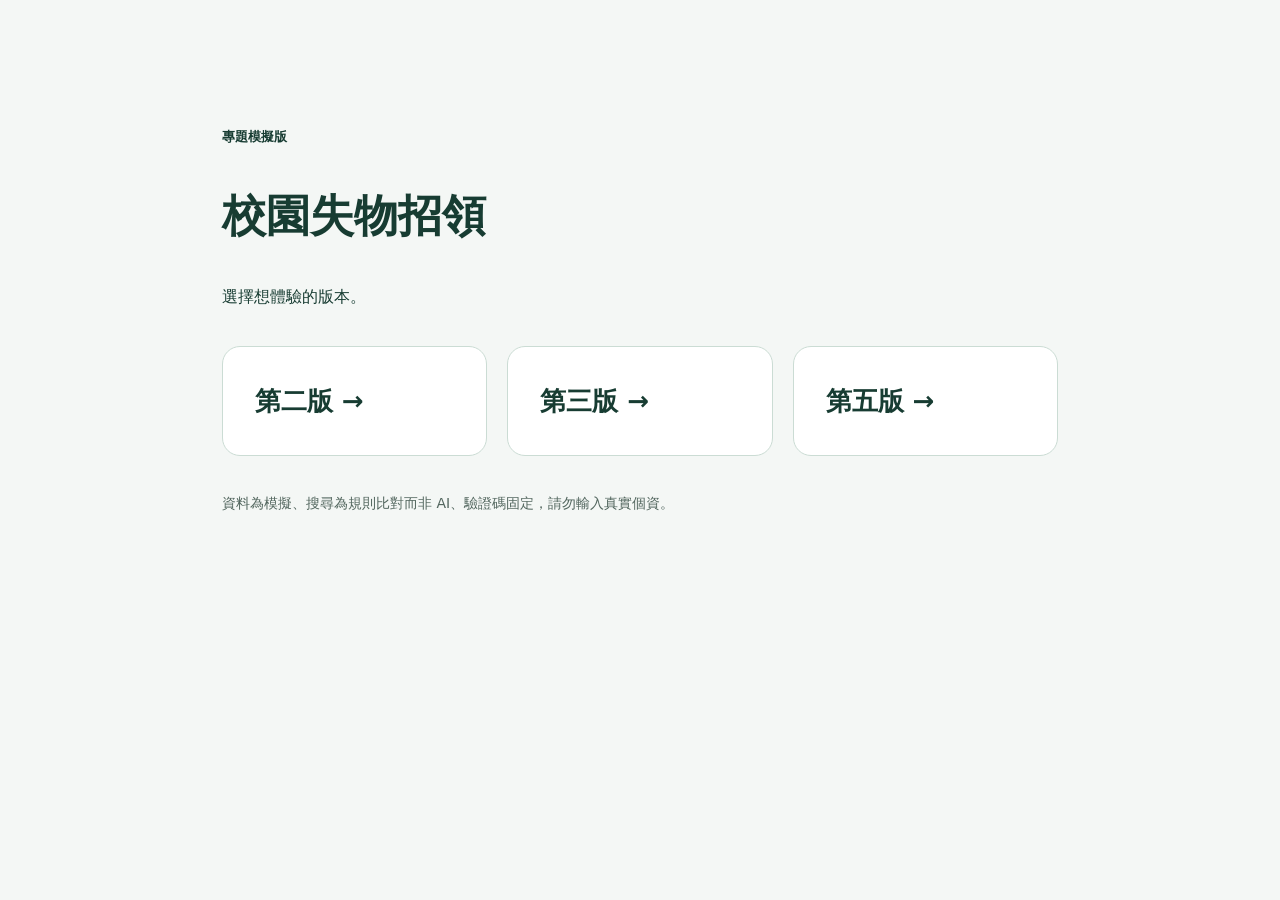
<file: index.html>
<!doctype html>
<html lang="zh-Hant">
<head>
<meta charset="utf-8">
<meta name="viewport" content="width=device-width, initial-scale=1">
<title>校園失物招領｜模擬網站</title>
<style>
*{box-sizing:border-box}body{margin:0;background:#f4f7f5;color:#173c32;font-family:system-ui,sans-serif;line-height:1.7}main{max-width:900px;margin:10vh auto;padding:32px}small{font-weight:700}h1{font-size:clamp(28px,5vw,44px)}nav{display:grid;grid-template-columns:repeat(auto-fit,minmax(220px,1fr));gap:20px;margin:36px 0}a{display:block;background:white;border:1px solid #cbdcd4;border-radius:18px;padding:32px;color:#173c32;font-size:26px;font-weight:700;text-decoration:none}a:hover,a:focus-visible{outline:3px solid #258267}footer{color:#52665e;font-size:14px}
</style>
</head>
<body><main><small>專題模擬版</small><h1>校園失物招領</h1><p>選擇想體驗的版本。</p>
<nav aria-label="網站版本"><a href="v2/">第二版 →</a><a href="v3/">第三版 →</a><a href="v5/">第五版 →</a></nav>
<footer>資料為模擬、搜尋為規則比對而非 AI、驗證碼固定，請勿輸入真實個資。</footer>
</main></body></html>
</file>
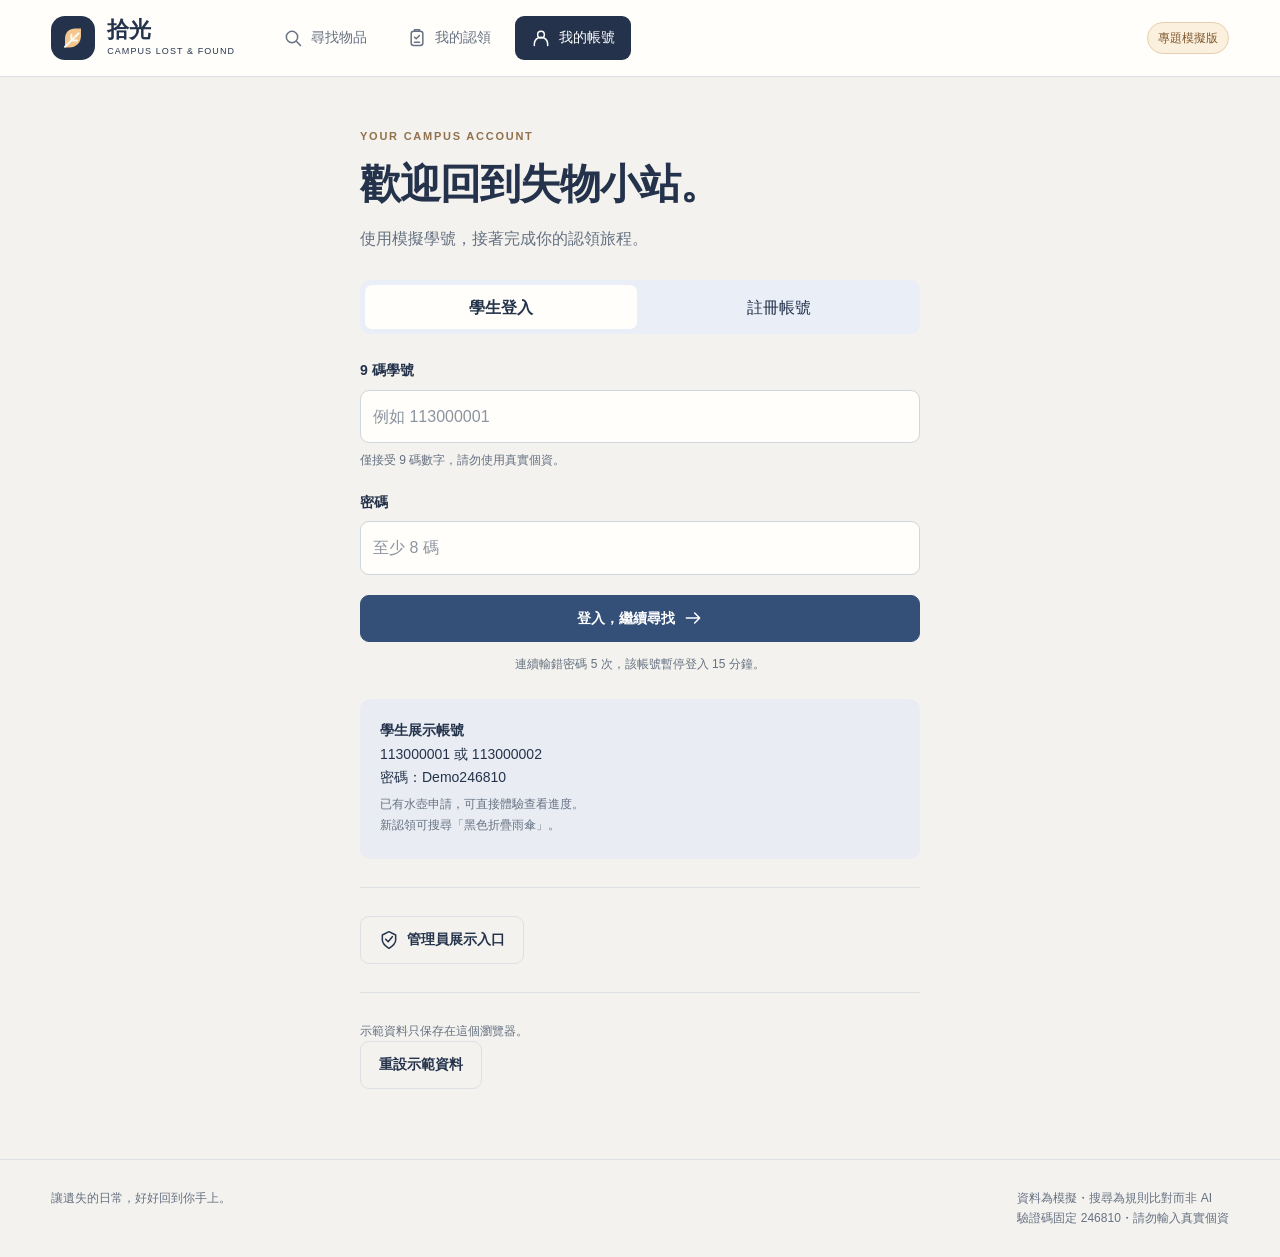
<file: v2/index.html>
<!doctype html>
<html lang="zh-Hant">
<head>
  <meta charset="utf-8">
  <meta name="viewport" content="width=device-width, initial-scale=1, viewport-fit=cover">
  <meta name="theme-color" content="#174e43">
  <meta name="description" content="校園失物招領專題模擬版：描述物品、查看相近結果、送出認領並追蹤進度。">
  <title>拾光・校園失物招領｜專題模擬版</title>
  <link rel="icon" href="data:,">
  <link rel="stylesheet" href="./css/styles.css?v=desktop2">
  <script defer src="./js/api.js"></script>
  <script defer src="./js/app.js?v=desktop2"></script>
</head>
<body>
  <svg class="visually-hidden" aria-hidden="true" xmlns="http://www.w3.org/2000/svg">
    <defs>
      <symbol id="i-search" viewBox="0 0 24 24"><circle cx="10.8" cy="10.8" r="6.8"/><path d="m16 16 5 5"/></symbol>
      <symbol id="i-claim" viewBox="0 0 24 24"><rect x="5" y="4" width="14" height="17" rx="3"/><path d="M9 4V2h6v2M9 11l2 2 4-4M9 17h6"/></symbol>
      <symbol id="i-user" viewBox="0 0 24 24"><circle cx="12" cy="8" r="4"/><path d="M4 21v-2a8 8 0 0 1 16 0v2"/></symbol>
      <symbol id="i-arrow" viewBox="0 0 24 24"><path d="M4 12h16m-6-6 6 6-6 6"/></symbol>
      <symbol id="i-back" viewBox="0 0 24 24"><path d="M20 12H4m6-6-6 6 6 6"/></symbol>
      <symbol id="i-plus" viewBox="0 0 24 24"><path d="M12 4v16M4 12h16"/></symbol>
      <symbol id="i-log" viewBox="0 0 24 24"><path d="M7 3h10l3 3v15H4V3h3m4 0v5h9M8 12h8M8 16h6"/></symbol>
      <symbol id="i-shield" viewBox="0 0 24 24"><path d="m12 2 8 4v6c0 5-8 10-8 10S4 17 4 12V6l8-4Z"/><path d="m8 11 3 3 5-6"/></symbol>
      <symbol id="i-check" viewBox="0 0 24 24"><path d="m5 12 4 4L20 5"/></symbol>
      <symbol id="i-box" viewBox="0 0 24 24"><path d="m3 7 9-4 9 4v11l-9 4-9-4V7Zm0 0 9 4 9-4M12 11v11M8 5l9 4"/></symbol>
      <symbol id="i-location" viewBox="0 0 24 24"><path d="M20 10c0 6-8 12-8 12S4 16 4 10a8 8 0 1 1 16 0Z"/><circle cx="12" cy="10" r="2.5"/></symbol>
    </defs>
  </svg>
  <div class="app-shell">
    <header class="app-header">
      <a class="brand" href="#" data-action="home" aria-label="拾光首頁">
        <span class="brand-mark"><svg viewBox="0 0 40 40" aria-hidden="true"><path d="M10 21c0-8 5-13 13-13h7v9c0 9-6 15-15 15h-5V21Z" fill="currentColor"/><path d="m10 31 17-17M18 23v-7m0 7h7" fill="none" stroke="#faf8ef" stroke-width="2.5" stroke-linecap="round"/></svg></span>
        <span><span class="brand-name">拾光</span><span class="brand-en">CAMPUS LOST &amp; FOUND</span></span>
      </a>
      <nav id="top-nav" class="top-nav" aria-label="主要分頁"></nav>
      <span class="demo-badge">專題模擬版</span>
    </header>
    <div id="storage-warning" class="notice warning hidden" role="status"></div>
    <main id="main" tabindex="-1"><div class="page"><p class="lede">正在整理失物小站…</p></div></main>
    <footer class="site-footer">
      <p>讓遺失的日常，好好回到你手上。</p>
      <p>資料為模擬・搜尋為規則比對而非 AI<br>驗證碼固定 246810・請勿輸入真實個資</p>
    </footer>

  </div>
  <dialog id="side-panel" class="side-panel" aria-label="申請與失物處理面板"><div class="panel-top"><span>拾光 / 專題模擬版</span><button id="close-panel" class="button ghost" data-action="close-panel" type="button" aria-label="關閉面板">關閉 ×</button></div><div id="panel-content"></div></dialog>
  <div id="toast" class="toast hidden" role="status" aria-live="polite"></div>
  <noscript>請啟用 JavaScript 以使用專題模擬版。</noscript>
</body>
</html>
</file>
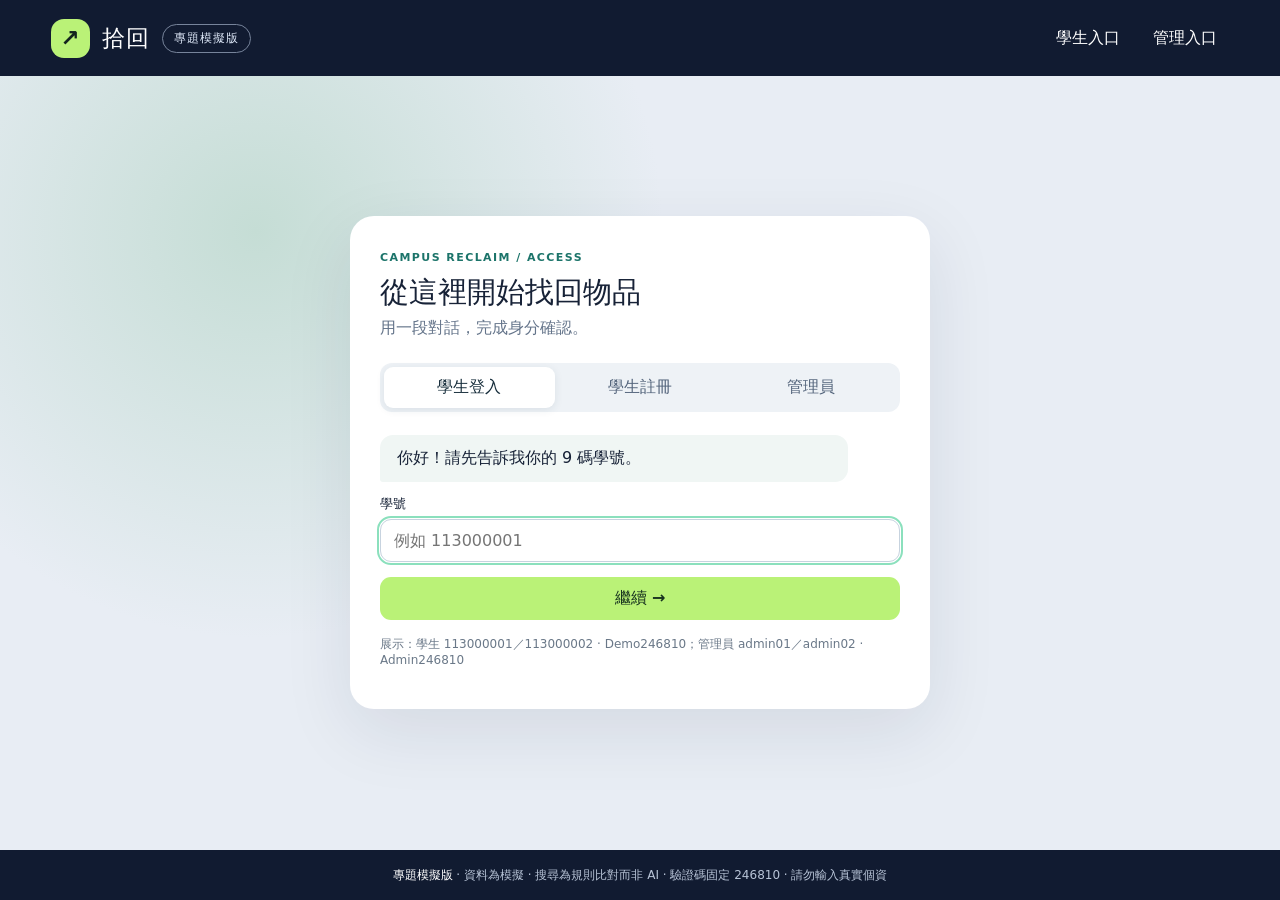
<file: v3/index.html>
<!doctype html>
<html lang="zh-Hant">
<head>
  <meta charset="utf-8">
  <meta name="viewport" content="width=device-width, initial-scale=1, viewport-fit=cover">
  <meta name="theme-color" content="#111b31">
  <title>拾回｜專題模擬版</title>
  <link rel="icon" href="data:,">
  <link rel="stylesheet" href="./css/styles.css">
  <script defer src="./js/api.js"></script>
  <script defer src="./js/app.js"></script>
</head>
<body>
  <div id="app"></div>
  <div id="toast" role="status" aria-live="polite"></div>
  <noscript>請啟用 JavaScript 以使用專題模擬版。</noscript>
</body>
</html>
</file>
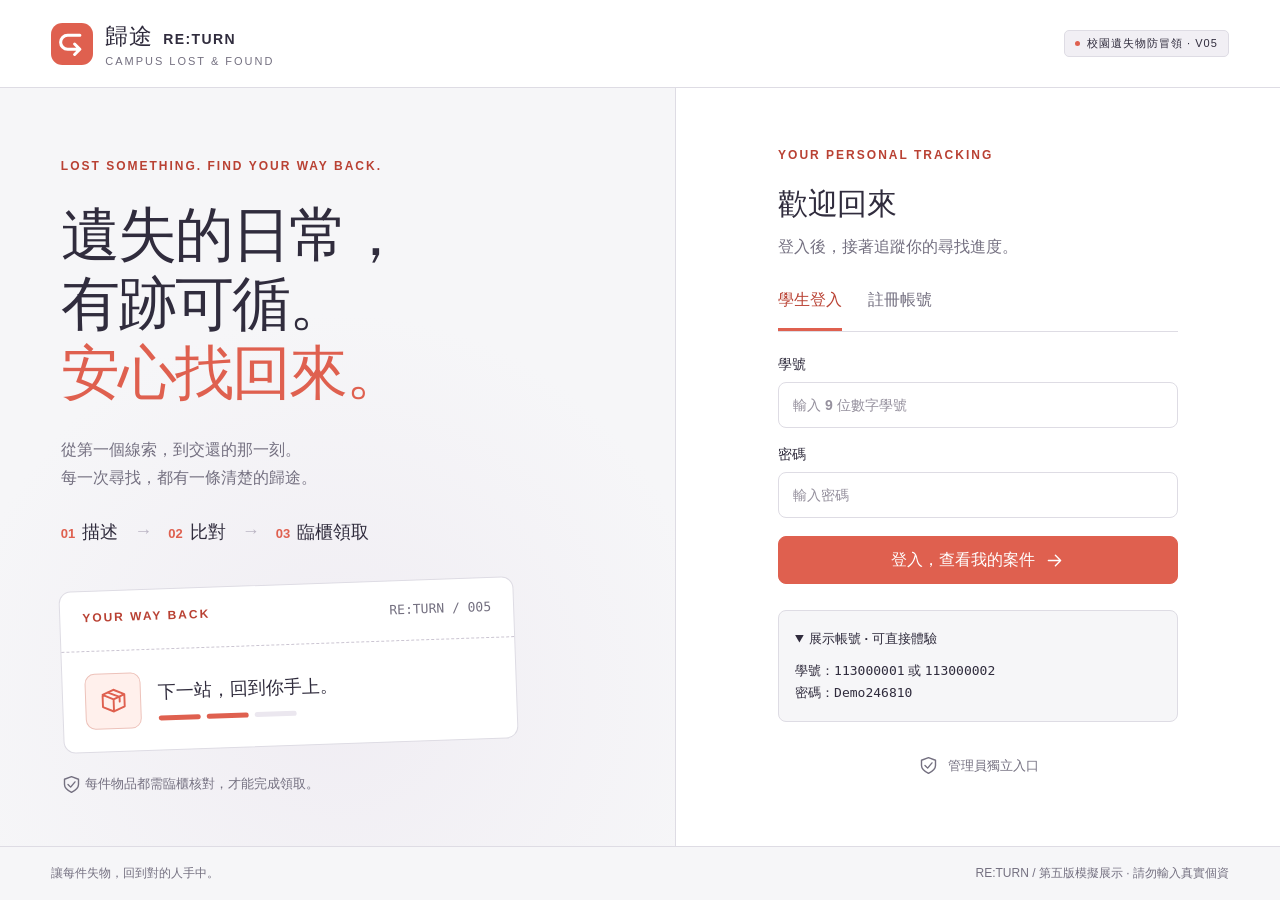
<file: v5/index.html>
<!doctype html>
<html lang="zh-Hant">
<head>
  <meta charset="utf-8">
  <meta name="viewport" content="width=device-width, initial-scale=1">
  <meta name="theme-color" content="#f7f7f9">
  <meta name="description" content="校園遺失物案件追蹤：描述、比對，再到櫃檯安心領取。">
  <title>歸途 RE:TURN｜校園失物案件追蹤</title>
  <link rel="icon" href="assets/mark.svg" type="image/svg+xml">
  <link rel="stylesheet" href="css/styles.css">
  <script defer src="js/api.js"></script>
  <script defer src="js/app.js"></script>
</head>
<body>
  <a class="skip" href="#main">跳至主要內容</a>
  <div id="notice" role="status" aria-live="polite"></div>
  <div id="app"><main class="loading">正在整理你的案件…</main></div>
  <dialog id="drawer" aria-labelledby="drawer-title"></dialog>
</body>
</html>
</file>
<file: v2/css/styles.css>
/* Desktop workspace; no framework, external font or build step. */
:root{color-scheme:light;--paper:#fffefa;--canvas:#f3f2ee;--ink:#24334b;--muted:#667182;--line:#dce0e5;--green:#344f78;--green-dark:#233b61;--mint:#e9eef7;--danger:#a3483c;font-family:-apple-system,BlinkMacSystemFont,"Segoe UI","Microsoft JhengHei","PingFang TC",sans-serif;font-size:16px}
*{box-sizing:border-box}html{scroll-behavior:smooth;scroll-padding-top:110px}body{margin:0;background:var(--canvas);color:var(--ink);line-height:1.7}button,input,textarea,select{font:inherit;min-width:0}button{cursor:pointer;color:inherit}button:disabled{opacity:.45;cursor:not-allowed}a{color:var(--green)}h1,h2,h3,p{margin:0 0 12px}h1,h2,h3{line-height:1.4;letter-spacing:-.025em}h2{font-size:20px}h3{font-size:18px}img{display:block;max-width:100%}button:focus-visible,a:focus-visible,summary:focus-visible,input:focus-visible,textarea:focus-visible,select:focus-visible{outline:3px solid #c47748;outline-offset:3px}.icon{width:20px;height:20px;fill:none;stroke:currentColor;stroke-width:1.8;stroke-linecap:round;stroke-linejoin:round;vertical-align:middle;flex-shrink:0}
.app-shell{width:100%;min-height:100vh}.app-header{position:sticky;top:0;z-index:20;display:flex;align-items:center;gap:32px;padding:16px clamp(20px,4vw,72px);background:#fffefaf5;border-bottom:1px solid var(--line);backdrop-filter:blur(12px)}.brand{display:flex;gap:12px;align-items:center;color:var(--ink);text-decoration:none;flex-shrink:0}.brand-mark{display:grid;place-items:center;background:var(--ink);color:#f4c68d;width:44px;height:44px;border-radius:14px}.brand-mark svg{width:32px;height:32px}.brand-name{display:block;font-size:22px;font-weight:800;line-height:1.2}.brand-en{display:block;font-size:9px;letter-spacing:.12em}.demo-badge{white-space:nowrap;font-size:12px;padding:5px 10px;border:1px solid #e6cfae;background:#fbf0de;border-radius:20px;color:#7f592e;margin-left:auto}.top-nav{display:flex;gap:8px;flex-wrap:wrap}.nav-item{display:flex;align-items:center;gap:8px;background:none;border:0;border-radius:9px;padding:10px 16px;min-height:44px;color:var(--muted);font-size:14px}.nav-item.active{background:var(--ink);color:#fff}.nav-item:hover{background:var(--mint);color:var(--ink)}
#main{outline:0;min-height:65vh}.page{padding:40px clamp(20px,4vw,72px)}.eyebrow{font-size:11px;letter-spacing:.16em;font-weight:800;color:#92714c;margin-bottom:10px}.page-title{font-size:clamp(28px,3.2vw,44px);font-weight:800}.lede{color:var(--muted);margin-bottom:28px;max-width:850px}.search-workspace{display:grid;grid-template-columns:minmax(270px,.75fr) minmax(0,1.65fr);gap:32px;align-items:start}.panel{border:1px solid var(--line);background:var(--paper);padding:24px;border-radius:16px;margin-bottom:20px}.search-panel{border-top:4px solid #c89358;position:sticky;top:112px}.list-heading{display:flex;align-items:center;justify-content:space-between;gap:12px;margin-bottom:18px}.list-heading h2{margin:0}.pill,.count-badge{display:inline-flex;gap:6px;align-items:center;font-size:12px;font-weight:700;background:var(--mint);color:var(--green);padding:5px 11px;border-radius:20px;white-space:nowrap}.notice{padding:14px 18px;background:#eef1f7;border:1px solid #dbe1eb;border-radius:10px;margin:16px 0;font-size:14px;overflow-wrap:anywhere}.notice p{margin:4px 0 0}.warning,.error-summary{background:#fff1df;color:#8d542b;border-color:#eacba4}.success{background:#ecf2e7;color:#47613e}.form-stack{display:flex;flex-direction:column;gap:20px}.field{display:flex;flex-direction:column;gap:7px;min-width:0}.field label,.label{font-size:14px;font-weight:700}.label{display:block}.optional,.field-help{font-size:12px;color:var(--muted)}.field-help{margin:0}.field-row{display:grid;grid-template-columns:1fr 1fr;gap:12px}input:not([type=checkbox]):not([type=file]),textarea,select{display:block;width:100%;padding:12px;border:1px solid #cfd6de;border-radius:9px;background:var(--paper);color:var(--ink);font-size:16px}textarea{resize:vertical;min-height:108px}select{min-height:49px}input::placeholder,textarea::placeholder{color:#8c94a0}.button{display:inline-flex;align-items:center;justify-content:center;gap:8px;min-height:44px;padding:11px 18px;border:1px solid var(--line);border-radius:9px;font-size:14px;font-weight:700;background:var(--paper);text-decoration:none}.primary{background:var(--green);border-color:var(--green);color:#fff}.primary:hover{background:var(--green-dark)}.secondary{background:var(--mint);color:var(--green)}.ghost{background:transparent}.danger{background:#fae9e4;color:var(--danger);border-color:#edcdc4}.button-row{display:flex;gap:10px;flex-wrap:wrap}.inline-link{border:0;background:transparent;text-decoration:underline}.chips{display:flex;flex-wrap:wrap;gap:8px}.chip{background:#f4eee3;color:#806441;border-color:#e7d6bc;font-size:12px}.centered{text-align:center;margin-top:12px}
.results-grid{display:grid;grid-template-columns:repeat(auto-fit,minmax(min(240px,100%),1fr));gap:18px}.result-card{border:1px solid var(--line);background:var(--paper);border-radius:14px;overflow:hidden;min-width:0;margin-bottom:12px}.item-photo{height:190px;position:relative;display:grid;place-items:center;background:#eeece5}.item-photo{overflow:hidden}.item-photo img{position:absolute;inset:0;width:100%;height:100%;max-height:100%;object-fit:contain}.item-photo>.icon{width:44px;height:44px}.photo-caption{position:absolute;left:12px;bottom:10px;background:#fffefae8;padding:2px 8px;border-radius:5px;color:var(--muted);font-size:11px}.item-body{padding:20px}.item-meta{display:flex;align-items:center;flex-wrap:wrap;gap:7px;color:var(--muted);font-size:12px;margin-bottom:10px;overflow-wrap:anywhere}.item-title{font-size:18px}.item-description{color:var(--muted);overflow-wrap:anywhere}.card-actions{margin-top:18px}.card-actions .button{width:100%}.search-hint{font-size:14px;color:var(--muted)}.empty-state{padding:42px 24px;text-align:center;border:1px dashed #cdd5e0;background:#f7f8fa;border-radius:14px;color:var(--muted)}.empty-state h2{font-size:20px;color:var(--ink)}.empty-icon{margin:0 auto 16px;display:grid;place-items:center;background:var(--mint);width:52px;height:52px;border-radius:50%}.empty-state p{margin:0}.results-grid>.empty-state{grid-column:1/-1}
.claims-section{margin-top:52px;border-top:1px solid var(--line);padding-top:32px;scroll-margin-top:110px}.claims-timeline{position:relative;padding-left:28px;max-width:1100px}.claims-timeline::before{content:"";position:absolute;left:6px;top:18px;bottom:24px;width:2px;background:#c8d2e1}.claim-card{position:relative;background:var(--paper);border:1px solid var(--line);border-radius:12px;padding:22px;margin-bottom:22px;overflow-wrap:anywhere}.claim-card::before{content:"";position:absolute;left:-29px;top:25px;width:12px;height:12px;background:var(--green);border:3px solid var(--canvas);border-radius:50%}.claim-top{display:flex;align-items:center;justify-content:space-between;gap:12px;flex-wrap:wrap}.claim-note{padding:14px;background:#f3f4f6;border-radius:9px;margin:16px 0;font-size:14px;overflow-wrap:anywhere}.claim-note p{margin-bottom:0}.claim-timeline{display:flex;gap:12px;border-top:1px solid var(--line);padding-top:16px}.timeline-dot{width:10px;height:10px;flex-shrink:0;margin-top:8px;background:#c89358;border-radius:50%}.timeline-copy{font-size:14px}.timeline-copy p{margin-bottom:4px}.status-badge{display:inline-block;white-space:nowrap;padding:4px 9px;border-radius:6px;font-size:12px;font-weight:700;background:#eceef3}.status-badge[data-status="待領取"]{background:#fbebd1;color:#865d20}.status-badge[data-status="已領回"]{background:#e5efdf;color:#4b6a3c}.status-badge[data-status="核對未通過"]{background:#f8e3dd;color:#9b4c3c}.status-badge[data-status="已由他人領回"]{background:#eae4f3;color:#705586}
.admin-identity{display:flex;align-items:center;gap:14px;font-size:13px;margin-bottom:20px}.admin-identity .inline-link{margin-left:auto}.board-toolbar{display:flex;align-items:center;justify-content:space-between;gap:20px;margin-bottom:24px}.board-toolbar .notice{margin:0}.claim-board{display:grid;grid-template-columns:repeat(4,minmax(0,1fr));gap:20px;align-items:start}.board-column{min-width:0;min-height:320px;background:#e9e8e4;border-top:4px solid #c6a16d;padding:18px;border-radius:12px}.board-column[data-status="已領回"]{border-color:#92a785}.board-column[data-status="核對未通過"]{border-color:#cd8b78}.board-column[data-status="已由他人領回"]{border-color:#ac98c3}.board-column h2{font-size:17px;overflow-wrap:anywhere}.board-card{width:100%;text-align:left;background:var(--paper);border:1px solid #dadde1;border-radius:10px;padding:18px;margin-bottom:16px;box-shadow:0 3px 6px #24334b06;overflow-wrap:anywhere}.board-card:hover{border-color:var(--green);box-shadow:0 5px 16px #24334b12}.board-card strong{display:block;font-size:19px}.board-card p{font-size:14px;margin:10px 0}.board-card-link{display:flex;align-items:center;justify-content:space-between;color:var(--green);font-size:13px;font-weight:700;margin-top:18px}.log-meta,.column-empty{font-size:12px;color:var(--muted)}.column-empty{text-align:center;padding:30px 0}.reset-section{margin-top:24px}.divider{height:1px;background:var(--line);margin:28px 0}.account-page{max-width:560px;margin:10px auto 30px}.auth-tabs{display:flex;gap:6px;background:var(--mint);padding:5px;border-radius:10px;margin-bottom:25px}.auth-tabs button{flex:1;min-height:44px;border:0;background:none;border-radius:7px}.auth-tabs button.active{background:var(--paper);font-weight:700}.credentials{background:#e9edf3;padding:20px;border-radius:10px;font-size:14px;margin:24px 0}.credentials p{margin-bottom:4px}.account-summary{display:flex;align-items:center;gap:20px}.avatar{padding:18px;background:var(--mint);border-radius:50%}.site-footer{display:flex;justify-content:space-between;gap:24px;border-top:1px solid var(--line);padding:28px clamp(20px,4vw,72px);font-size:12px;color:var(--muted)}.site-footer p{margin:0}.toast{position:fixed;z-index:80;bottom:24px;left:50%;transform:translateX(-50%);background:var(--ink);color:#fff;padding:14px 22px;border-radius:10px;max-width:min(600px,90vw);font-size:14px;pointer-events:none}
.side-panel{position:fixed;inset:0 0 0 auto;width:min(560px,100%);max-width:100%;height:100dvh;max-height:100dvh;margin:0;border:0;border-left:1px solid var(--line);padding:0;background:var(--paper);color:var(--ink);box-shadow:-12px 0 60px #24334b20;overflow-y:auto}.side-panel[open]{animation:slide-in .22s ease-out}.side-panel::backdrop{background:#1e293b66}.panel-top{position:sticky;top:0;z-index:2;background:var(--paper);border-bottom:1px solid var(--line);display:flex;align-items:center;justify-content:space-between;padding:14px 24px;font-size:12px;color:var(--muted)}#panel-content{padding:24px}.side-panel .page-title{font-size:28px}.review-card{border:0}.review-card>summary{list-style:none;pointer-events:none;font-size:18px}.review-card>summary>span:first-child{display:block}.review-card summary .log-meta{display:block;margin:6px 0}.review-content{padding-top:18px}.private-detail{padding:16px;background:#fff1df;border:1px solid #e6cba8;border-radius:10px;font-size:14px;overflow-wrap:anywhere}.private-detail p{margin:6px 0 0}.check-list{border:0;padding:0;margin:12px 0;display:grid;gap:10px}.check-list legend{font-weight:700;margin-bottom:12px}.check-list label{display:flex;align-items:center;gap:12px;border:1px solid var(--line);border-radius:9px;padding:14px;cursor:pointer;font-size:14px}.check-list input{width:20px;height:20px;accent-color:var(--green);flex-shrink:0}.review-checks{list-style:none;padding:0;color:var(--muted);font-size:14px}.photo-preview{margin-top:12px;border:1px dashed var(--line);border-radius:10px;overflow:hidden}.photo-preview img{max-height:220px;width:100%;object-fit:contain}.photo-placeholder{display:flex;justify-content:center;gap:12px;padding:24px;font-size:13px;color:var(--muted)}input[type=file]{width:100%;font-size:13px}input[type=file]::file-selector-button{min-height:44px;background:var(--mint);border:1px solid var(--line);padding:8px 12px;border-radius:8px;margin-right:12px}.log-card{background:var(--paper);border:1px solid var(--line);border-left:4px solid #b2bed0;border-radius:10px;padding:22px;margin-bottom:18px;overflow-wrap:anywhere}.log-top{display:flex;justify-content:space-between;gap:15px}.item-record summary{min-height:44px;cursor:pointer}.hidden,[hidden]{display:none!important}.visually-hidden{position:absolute;width:1px;height:1px;overflow:hidden;clip-path:inset(50%);white-space:nowrap}#storage-warning{margin:16px 4vw}.side-panel .notice{font-size:13px}@keyframes slide-in{from{transform:translateX(100%)}to{transform:translateX(0)}}
@media(max-width:1000px){.app-header{gap:16px}.nav-item{padding:10px}.claim-board{gap:10px}.board-column{padding:12px}.board-column>.list-heading{flex-wrap:wrap}.board-card{padding:12px}.search-workspace{gap:20px}}
@media(max-width:600px){.app-header{flex-wrap:wrap;padding:14px 18px;gap:12px}.top-nav{order:3;width:100%;gap:4px}.nav-item{flex:1;justify-content:center;font-size:13px;padding:9px 6px}.brand-en{font-size:8px}.brand-name{font-size:20px}.demo-badge{font-size:11px}.page{padding:28px 18px}.page-title{font-size:29px}.search-workspace,.claim-board{grid-template-columns:minmax(0,1fr)}.search-panel{position:static}.matches-panel{min-width:0}.board-column{min-height:150px;padding:18px}.board-column>.list-heading{flex-wrap:nowrap}.board-toolbar{align-items:stretch;flex-direction:column}.site-footer{flex-direction:column;padding:24px 18px}.field-row{grid-template-columns:minmax(0,1fr)}.account-page{margin:0}.claims-timeline{padding-left:22px}.claim-card::before{left:-23px}.claim-card{padding:18px}.claims-timeline::before{left:6px}.panel{padding:20px}.list-heading{flex-wrap:wrap}.side-panel{width:100%}#panel-content{padding:20px}.panel-top{padding:12px 20px}.results-grid{grid-template-columns:1fr}.claims-section{scroll-margin-top:155px}.toast{bottom:16px}.log-top{flex-direction:column;gap:4px}}
@media(prefers-reduced-motion:reduce){html{scroll-behavior:auto}*,*::before,*::after{animation:none!important;transition:none!important}}
</file>
<file: v3/css/styles.css>
:root{font-family:system-ui,-apple-system,"Segoe UI",sans-serif;color:#172237;background:#e8edf4;font-synthesis:none}*{box-sizing:border-box}body{margin:0}button,input,select,textarea{font:inherit}button{cursor:pointer}button:disabled{opacity:.48;cursor:not-allowed}a{color:inherit}.hidden{display:none!important}.shell{min-height:100dvh;display:flex;flex-direction:column}.top{height:76px;background:#111b31;color:#fff;display:flex;align-items:center;justify-content:space-between;padding:0 clamp(18px,4vw,56px);gap:20px}.brand{display:flex;align-items:center;gap:12px;font-size:23px;font-weight:800;letter-spacing:.04em}.mark{width:39px;height:39px;border-radius:13px;background:#baf277;color:#14241e;display:grid;place-items:center;font-size:23px}.tag{font-size:12px;font-weight:700;border:1px solid #77849b;border-radius:100px;padding:5px 11px;color:#dde7f7}.top-actions{display:flex;align-items:center;gap:9px;flex-wrap:wrap}.top button,.nav button{border:0;background:transparent;color:inherit;padding:9px 12px;border-radius:10px}.top button:hover,.top button.active,.nav button:hover,.nav button.active{background:#ffffff1e}.footer{background:#111b31;color:#b8c4d7;padding:15px 24px;text-align:center;font-size:12px;line-height:1.7}.footer strong{color:#fff}.chat-main{flex:1;min-height:0;background:radial-gradient(circle at 5% 15%,#d2e8e1 0,transparent 30%),radial-gradient(circle at 92% 20%,#d9e2f6 0,transparent 27%),#e8edf4;display:flex;flex-direction:column}.chat-inner{width:min(100%,900px);margin:auto;flex:1;display:flex;flex-direction:column;min-height:0;padding:28px 22px 20px}.chat-intro{display:flex;align-items:center;gap:14px;padding:0 0 21px;border-bottom:1px solid #ccd6e1}.avatar{width:44px;height:44px;flex:none;background:#1c746a;color:white;border-radius:15px;display:grid;place-items:center;font-size:21px}.chat-intro h1{font-size:22px;margin:0}.chat-intro p{color:#5c6b7e;margin:2px 0 0;font-size:13px}.messages{flex:1;min-height:360px;max-height:calc(100dvh - 310px);overflow:auto;display:flex;flex-direction:column;gap:18px;padding:26px 2px}.message{display:flex;align-items:flex-start;gap:11px;max-width:100%}.message.user{justify-content:flex-end}.message .mini-avatar{width:30px;height:30px;border-radius:10px;background:#1c746a;color:white;display:grid;place-items:center;flex:none;font-size:15px}.bubble{background:white;border:1px solid #d8e0e9;padding:14px 18px;border-radius:4px 18px 18px 18px;line-height:1.6;max-width:min(100%,720px);box-shadow:0 5px 18px #18243a08}.user .bubble{background:#1b6d64;color:#fff;border-color:#1b6d64;border-radius:18px 4px 18px 18px;max-width:75%}.bubble p{margin:0 0 8px}.bubble p:last-child{margin:0}.bubble small{color:#66778a}.cards{display:flex;gap:12px;overflow:auto;padding:4px 2px 11px;margin-top:10px;scroll-snap-type:x mandatory}.item-card{flex:0 0 230px;border:1px solid #d8e0e9;border-radius:15px;overflow:hidden;background:#fff;scroll-snap-align:start}.item-card img{display:block;width:100%;height:128px;object-fit:cover;background:#dce6e7}.item-card-body{padding:12px}.item-card h3{font-size:15px;margin:0 0 5px}.item-card p{font-size:12px;color:#637186;line-height:1.45;margin:0 0 9px}.item-card button{width:100%}.quick{display:flex;gap:8px;overflow:auto;padding:12px 0 16px}.quick button{white-space:nowrap;border:1px solid #c5d3df;background:#fff;color:#284a57;border-radius:100px;padding:8px 13px;font-size:13px}.quick button.selected{border-color:#1b6d64;background:#e0f3ec;color:#14594f}.composer{display:flex;gap:10px;background:white;border:1px solid #b9c9d8;border-radius:18px;padding:7px;box-shadow:0 12px 32px #15274214}.composer textarea{flex:1;resize:none;min-height:44px;max-height:120px;border:0;outline:0;padding:10px 12px;background:transparent}.composer button{align-self:end}.primary,.secondary,.danger{border:0;border-radius:11px;padding:11px 17px;font-weight:750}.primary{background:#baf277;color:#17321f}.primary:hover{background:#a5e262}.secondary{background:#e8eff4;color:#233b52}.danger{background:#fff0e9;color:#9b402d}.muted{color:#66778a}.eyebrow{text-transform:uppercase;font-size:11px;letter-spacing:.13em;font-weight:800;color:#1c746a}.hint{font-size:12px;color:#607286;margin:9px 4px 0}.account-wrap{flex:1;display:grid;place-items:center;background:radial-gradient(circle at 20% 20%,#c5ddd5,transparent 34%),#e8edf4;padding:35px 18px}.account{width:min(100%,580px);background:white;border-radius:24px;padding:30px;box-shadow:0 22px 70px #16243b18}.account h1{font-size:29px;margin:8px 0 5px}.account-lede{color:#64748a;margin:0 0 24px}.account-switch{display:flex;background:#eef2f6;border-radius:12px;padding:4px;margin-bottom:23px}.account-switch button{flex:1;border:0;border-radius:9px;padding:10px;background:transparent;color:#53647b}.account-switch .active{background:#fff;color:#142b39;box-shadow:0 2px 9px #243b5418;font-weight:750}.account-msg{background:#f0f6f4;border-radius:13px 13px 13px 3px;padding:13px 17px;margin:12px 0;max-width:90%}.account-msg.answer{background:#1b6d64;color:#fff;border-radius:13px 13px 3px 13px;margin-left:auto;text-align:right}.account label,.form label,.filter label{display:block;font-size:13px;font-weight:700;margin:13px 0 6px}.account input,.form input,.form select,.form textarea,.filter input,.filter select,.scan input,.wizard textarea{width:100%;border:1px solid #c7d3df;border-radius:11px;padding:11px 13px;background:white;color:#172237}.account input:focus,.form input:focus,.form textarea:focus,.scan input:focus{outline:2px solid #8be0bd;outline-offset:1px}.account .primary{margin-top:15px;width:100%}.account .minor{border:0;background:none;color:#1b6d64;padding:10px 0;text-decoration:underline}.account-note{font-size:12px;color:#6a7888;margin-top:16px}.admin-main{flex:1;background:#f1f4f7;padding:0 clamp(18px,4vw,58px) 45px}.admin-inner{max-width:1280px;margin:auto}.nav{display:flex;gap:8px;padding:18px 0;border-bottom:1px solid #d5dee5;margin-bottom:28px}.nav button{color:#385067;font-weight:700}.nav button.active{background:#dfece7;color:#175e55}.page-title{font-size:28px;margin:0 0 7px}.page-lede{color:#607286;margin:0 0 26px}.scan{background:#15253b;color:white;border-radius:22px;padding:28px;margin-bottom:26px;display:grid;grid-template-columns:1fr auto;gap:14px;align-items:end}.scan label{display:block;font-size:26px;font-weight:800;margin:5px 0 15px}.scan input{background:#fff;font-size:20px;padding:16px}.scan .primary{padding:18px 26px}.section-head{display:flex;align-items:baseline;justify-content:space-between;gap:12px}.section-head h2{font-size:21px;margin:0 0 15px}.count{color:#617289;font-size:13px}.queue{display:grid;gap:12px}.queue-row{background:white;border:1px solid #dbe3ea;border-radius:16px;padding:17px 20px;display:grid;grid-template-columns:38px minmax(0,1fr) auto;align-items:center;gap:16px}.queue-num{width:36px;height:36px;border-radius:12px;background:#e4f1ea;color:#246555;display:grid;place-items:center;font-weight:800}.queue-row h3{margin:0 0 5px;font-size:17px}.queue-row p{margin:0;color:#65758a;font-size:13px}.queue-row .code{font-weight:800;color:#1d655c}.empty{padding:36px;background:white;border:1px dashed #cbd8e2;border-radius:15px;text-align:center;color:#65758a}.wizard{max-width:790px;margin:auto;background:white;border:1px solid #dce4ec;border-radius:22px;padding:30px;box-shadow:0 15px 40px #1e314010}.wizard-head{display:flex;justify-content:space-between;gap:15px}.wizard h1{font-size:25px;margin:8px 0}.wizard .stepbar{display:flex;gap:6px;margin:21px 0 28px}.stepbar i{height:6px;background:#dce5ed;border-radius:10px;flex:1}.stepbar i.on{background:#1b746a}.wizard-card{background:#f4f7f8;padding:23px;border-radius:16px;min-height:225px}.wizard-card h2{margin:0 0 9px;font-size:21px}.wizard-card p{line-height:1.6}.wizard-card label{display:flex;align-items:flex-start;gap:9px;margin-top:22px;font-weight:700}.wizard-card input[type=checkbox]{width:19px;height:19px;accent-color:#1b746a}.wizard-foot{display:flex;justify-content:space-between;gap:10px;margin-top:25px}.wizard-actions{display:flex;gap:9px}.alert{background:#fff4e4;color:#774816;padding:11px 14px;border-radius:10px;font-size:13px}.register-grid{display:grid;grid-template-columns:minmax(0,1fr) minmax(280px,.85fr);gap:22px}.panel{background:white;border:1px solid #dce4ec;border-radius:19px;padding:25px}.form textarea{min-height:100px;resize:vertical}.form .primary{margin-top:19px}.preview{position:sticky;top:18px;align-self:start}.preview img{width:100%;height:225px;object-fit:cover;background:#e6edf0;border-radius:13px}.preview h3{font-size:20px;margin:14px 0 6px}.preview p{color:#637389;line-height:1.55}.filter{display:flex;gap:14px;align-items:end;margin:0 0 23px}.filter label{margin:0;min-width:170px}.filter select,.filter input{margin-top:7px}.timeline{position:relative;border-left:2px solid #c9dcd7;margin:10px 0 0 12px;padding-left:28px;display:grid;gap:15px}.event{position:relative;background:white;border:1px solid #dce4ec;border-radius:15px;padding:18px}.event:before{content:"";position:absolute;width:12px;height:12px;background:#1d7469;border:3px solid #f1f4f7;border-radius:50%;left:-38px;top:20px}.event h3{margin:0 0 6px}.event p{margin:4px 0;color:#607286}.event time{font-size:12px;color:#738296}.sheet-backdrop{position:fixed;inset:0;background:#111c32a8;z-index:5}.sheet{position:fixed;bottom:0;left:0;right:0;max-height:min(82dvh,760px);overflow:auto;background:#fff;border-radius:25px 25px 0 0;z-index:6;box-shadow:0 -18px 60px #101b3033}.sheet-inner{max-width:950px;margin:auto;padding:24px 26px 35px}.sheet-head{display:flex;justify-content:space-between;align-items:center}.sheet-head h2{margin:0}.sheet-head button{border:0;background:#eaf0f4;border-radius:50%;width:36px;height:36px}.claim-entry{border:1px solid #dce4ec;border-radius:15px;padding:17px;margin:14px 0}.claim-entry h3{margin:0 0 5px}.claim-entry p{margin:5px 0;color:#66788b}.progress{display:flex;align-items:center;margin:18px 0 10px}.progress span{flex:1;text-align:center;position:relative;font-size:12px;color:#75869a}.progress span:before{content:"";display:block;width:27px;height:27px;margin:0 auto 7px;border-radius:50%;background:#e2e9ef;box-shadow:inset 0 0 0 8px #e2e9ef}.progress span.done{color:#145f55;font-weight:750}.progress span.done:before{background:#1c746a;box-shadow:inset 0 0 0 8px #c7eee2}.progress span+span:after{content:"";position:absolute;height:2px;background:#cbd9df;width:calc(100% - 30px);right:calc(50% + 15px);top:13px}.error{color:#ad4835;font-size:13px;margin:9px 0}.success{color:#176c56}.toast-on{position:fixed;z-index:10;bottom:25px;left:50%;transform:translateX(-50%);background:#16263b;color:white;border-radius:12px;padding:12px 18px;box-shadow:0 8px 30px #15243a50;max-width:90vw}.sr-only{position:absolute;width:1px;height:1px;overflow:hidden;clip:rect(0,0,0,0)}@media(max-width:700px){.top{height:auto;min-height:70px;padding:12px 16px}.brand{font-size:19px}.tag{font-size:10px}.top-actions{gap:0}.top button{padding:8px}.chat-inner{padding:16px 12px 13px}.chat-intro h1{font-size:18px}.messages{max-height:none;min-height:0}.bubble{max-width:calc(100vw - 64px)}.user .bubble{max-width:80%}.footer{font-size:11px}.admin-main{padding:0 14px 30px}.nav{overflow:auto;white-space:nowrap}.scan{grid-template-columns:1fr;padding:20px}.scan label{font-size:21px}.scan input{font-size:16px}.queue-row{grid-template-columns:32px 1fr}.queue-row button{grid-column:2;justify-self:start}.register-grid{grid-template-columns:1fr}.preview{position:static}.filter{flex-wrap:wrap}.wizard{padding:20px}.wizard-foot{flex-wrap:wrap}.account{padding:22px}}
</file>
<file: v5/css/styles.css>
:root{--bg:#f6f6f8;--paper:#fff;--ink:#302c3d;--muted:#747080;--line:#dedce4;--accent:#df604f;--accent-dark:#b94133;--soft:#fff0ec;--success:#496e61;--success-bg:#edf4f0;--fail:#a04450;--fail-bg:#faedef;--other:#71638d;--other-bg:#f0edf6;font-family:"Segoe UI","Microsoft JhengHei",sans-serif;color:var(--ink);background:var(--bg);font-size:16px;font-synthesis:none}
*{box-sizing:border-box}body{margin:0}button,input,select,textarea{font:inherit}button,a,input,select,textarea{-webkit-tap-highlight-color:transparent}button{cursor:pointer}button:disabled{cursor:not-allowed;opacity:.45}a{color:inherit}button{border:0}button:focus-visible,a:focus-visible,input:focus-visible,select:focus-visible,textarea:focus-visible,summary:focus-visible{outline:3px solid var(--accent);outline-offset:3px}button,input,select{min-height:46px}input,select,textarea{width:100%;border:1px solid var(--line);border-radius:8px;background:#fff;color:var(--ink);padding:12px 14px}input[type=checkbox],input[type=radio]{width:19px;min-height:19px;accent-color:var(--accent)}textarea{resize:vertical;min-height:100px;line-height:1.6}input::placeholder,textarea::placeholder{color:#95909d}h1,h2,h3,p{margin:0}h1{font-size:40px;letter-spacing:-1.4px;line-height:1.2}h2{font-size:25px;letter-spacing:-.5px;line-height:1.4}h3{font-size:18px;line-height:1.5}p{line-height:1.75}small,.small{font-size:13px;line-height:1.6}.muted{color:var(--muted)}.eyebrow{color:var(--accent-dark);font-size:12px;font-weight:700;letter-spacing:2px}.mono{font-family:Consolas,monospace;overflow-wrap:anywhere}.icon{width:21px;height:21px;display:inline-block;flex-shrink:0;vertical-align:middle}.btn{display:inline-flex;justify-content:center;align-items:center;gap:9px;padding:12px 20px;border:1px solid var(--line);border-radius:8px;background:var(--paper);color:var(--ink);font-weight:600;line-height:1.4;text-decoration:none}.btn:hover{background:#f0eef3}.btn.primary{background:var(--accent);color:#fff;border-color:var(--accent)}.btn.primary:hover{background:var(--accent-dark)}.btn.subtle{background:transparent;border-color:transparent}.btn.danger{color:var(--fail);border-color:#dfb7bd;background:#fff}.btn.block{width:100%}.row{display:flex;align-items:center;gap:12px;flex-wrap:wrap}.between{justify-content:space-between}.stack{display:grid;gap:20px}.field{display:grid;gap:8px;font-size:14px;font-weight:600}.field .muted{font-weight:400}.fields{display:grid;grid-template-columns:1fr 1fr;gap:18px}.fields>*{min-width:0}.full{grid-column:1/-1}.message{font-size:14px;line-height:1.7;color:var(--fail);background:var(--fail-bg);padding:12px 14px;border-radius:6px;margin:14px 0;overflow-wrap:anywhere}.message:empty{display:none}.message.good{color:var(--success);background:var(--success-bg)}.skip{position:fixed;top:-80px;left:16px;z-index:100;background:#fff;padding:15px}.skip:focus{top:10px}.topbar{min-height:88px;padding:18px 4%;border-bottom:1px solid var(--line);display:flex;align-items:center;justify-content:space-between;gap:18px;background:var(--paper)}.brand{display:flex;align-items:center;gap:12px;text-decoration:none}.brand img{width:42px;height:42px}.brand-name{font-weight:750;font-size:23px;letter-spacing:1px}.brand-name span{font-size:14px;letter-spacing:1.4px;margin-left:10px}.brand-sub{font-size:11px;color:var(--muted);letter-spacing:2px;margin-top:3px}.header-user{display:flex;align-items:center;gap:18px}.avatar{display:grid;place-items:center;background:#eeecf2;border:1px solid var(--line);width:37px;height:37px;border-radius:50%;font-size:12px;font-weight:700}.user-info{display:flex;gap:10px;align-items:center;font-size:14px}.footer{display:flex;justify-content:space-between;gap:12px;padding:18px 4%;font-size:12px;color:var(--muted);border-top:1px solid var(--line);margin-top:auto}.page{min-height:100svh;display:flex;flex-direction:column}.demo-label{display:inline-flex;align-items:center;gap:7px;padding:5px 10px;background:#f1eff4;border:1px solid var(--line);border-radius:5px;font-size:11px;letter-spacing:1px}.demo-label:before{content:"";width:5px;height:5px;border-radius:50%;background:var(--accent)}
/* Two-panel arrival screen. */
.auth-main{flex:1;display:grid;grid-template-columns:1.12fr 1fr;max-width:1440px;width:100%;margin:auto}.intro{padding:60px 9% 40px;border-right:1px solid var(--line);display:flex;flex-direction:column;justify-content:center;gap:28px;background:radial-gradient(circle at 50% 80%,#f0edf3 0,transparent 55%)}.intro h1{font-size:clamp(42px,4.6vw,66px);line-height:1.17;letter-spacing:-2px}.intro h1 em{font-style:normal;color:var(--accent)}.intro-copy{max-width:420px;color:var(--muted);font-size:16px}.arrival-steps{display:flex;align-items:center;gap:16px;font-size:18px;font-weight:650}.arrival-steps span{font-size:13px;color:var(--accent);margin-right:7px}.arrival-steps b{color:#bbb5c4;font-weight:400}.ticket-art{margin-top:12px;border:1px solid var(--line);border-radius:12px;background:var(--paper);max-width:455px;transform:rotate(-2deg)}.ticket-top{padding:19px 22px;border-bottom:1px dashed #cbc5d2;display:flex;justify-content:space-between;gap:12px}.ticket-bottom{padding:22px;display:flex;gap:17px;align-items:center}.ticket-icon{width:56px;height:56px;border:1px solid #edc2ba;color:var(--accent);border-radius:10px;display:grid;place-items:center;background:var(--soft)}.ticket-icon .icon{width:29px;height:29px}.ticket-lines{display:flex;gap:6px;margin-top:10px}.ticket-lines i{display:block;height:5px;width:42px;background:var(--accent);border-radius:3px}.ticket-lines i:last-child{background:#ebe7ef}.auth-panel{display:flex;align-items:center;justify-content:center;padding:42px 9%;background:var(--paper)}.auth-box{width:100%;max-width:400px}.auth-box h2{font-size:30px;margin:20px 0 8px}.auth-tabs{display:flex;gap:26px;border-bottom:1px solid var(--line);margin:24px 0}.auth-tab{padding:0 0 12px;background:none;color:var(--muted);border-bottom:3px solid transparent}.auth-tab.active{color:var(--accent-dark);border-color:var(--accent)}.auth-box form{display:grid;gap:18px}.code-row{display:grid;grid-template-columns:1fr auto;gap:8px}.demo-accounts{margin-top:26px;background:var(--bg);padding:16px;border:1px solid var(--line);border-radius:8px;font-size:13px;line-height:1.8}.demo-accounts summary{cursor:pointer;font-weight:600}.demo-accounts p{margin-top:9px}.auth-switch{margin:20px auto 0;display:flex;color:var(--muted);font-size:13px}
/* Student tracking workspace. */
.workspace{padding:35px 4% 28px;flex:1;width:100%;max-width:1600px;margin:auto}.page-heading{display:flex;justify-content:space-between;align-items:center;gap:20px;margin-bottom:28px}.page-heading h1{margin:9px 0 10px}.heading-actions{display:flex;align-items:center;gap:14px}.status-summary{display:flex;gap:32px;align-items:center;padding:18px 0;border-top:1px solid var(--line);border-bottom:1px solid var(--line);margin-bottom:24px;flex-wrap:wrap}.summary-label{font-size:13px;color:var(--muted)}.summary-count{font-size:21px;color:var(--ink);font-weight:650;margin-left:9px}.status-summary .muted:last-child{margin-left:auto}.case-list{display:grid;gap:20px}.case-card{background:var(--paper);border:1px solid var(--line);border-radius:12px;overflow:hidden}.case-card.highlight{border:2px solid var(--accent);animation:arrival 1s ease}.case-head{padding:23px 28px;display:flex;gap:18px;align-items:center;border-bottom:1px solid var(--line)}.item-thumb{width:76px;height:76px;object-fit:contain;border:1px solid #ebe8ef;background:#f7f7f9;border-radius:8px;flex-shrink:0}.case-title{flex:1;min-width:0}.case-title h2{font-size:26px;margin:5px 0}.case-id{font-size:14px;color:var(--muted);word-break:break-word}.badge{display:inline-flex;align-items:center;gap:6px;font-size:12px;line-height:1.5;padding:6px 10px;border-radius:5px;white-space:normal;background:var(--soft);color:var(--accent-dark);flex-shrink:0}.badge:before{content:"";width:5px;height:5px;background:currentColor;border-radius:50%;flex-shrink:0}.badge.success{color:var(--success);background:var(--success-bg)}.badge.failed{color:var(--fail);background:var(--fail-bg)}.badge.other{color:var(--other);background:var(--other-bg)}.case-body{padding:28px;display:grid;grid-template-columns:1.15fr 1fr;gap:40px}.tracking{list-style:none;display:grid;grid-template-columns:1fr 1fr 1fr;padding:0;margin:7px 0 0}.tracking li{position:relative;min-width:0}.tracking li:not(:last-child):after{content:"";height:2px;position:absolute;top:17px;left:41px;right:8px;background:var(--line)}.tracking .complete:not(:last-child):after{background:#e9aba0}.step-dot{position:relative;z-index:1;display:grid;place-items:center;width:35px;height:35px;border:1px solid var(--line);border-radius:50%;color:#aaa4b2;background:#fff;margin-bottom:13px;font-size:13px;font-weight:650}.complete .step-dot{color:var(--accent-dark);border-color:#e9aba0;background:var(--soft)}.active-step .step-dot{background:var(--accent);border-color:var(--accent);color:#fff}.tracking strong{display:block;font-size:15px;line-height:1.5;padding-right:7px}.tracking small{display:block;color:var(--muted);font-size:12px;margin-top:5px;padding-right:8px}.tracking .success .step-dot{background:var(--success-bg);color:var(--success);border-color:#b8cfc4}.tracking .failed .step-dot{background:var(--fail-bg);color:var(--fail);border-color:#e5b6bf}.tracking .other .step-dot{background:var(--other-bg);color:var(--other);border-color:#c9bfd9}.next-step{padding-left:28px;border-left:1px solid var(--line)}.next-step h3{margin-bottom:8px}.next-step p{font-size:14px;color:var(--muted)}.case-bottom{padding:14px 28px;background:#fcfbfd;border-top:1px solid var(--line);font-size:13px;color:var(--muted)}.case-bottom summary{cursor:pointer}.case-bottom p{padding-top:12px;white-space:pre-wrap;overflow-wrap:anywhere}.guide-strip{margin-top:24px;display:grid;grid-template-columns:1fr 1fr 1fr;border:1px solid var(--line);border-radius:10px;background:#f0eff3}.guide-strip>div{padding:22px;display:flex;gap:13px}.guide-strip>div+div{border-left:1px solid var(--line)}.guide-strip .icon{color:var(--muted);margin-top:3px}.guide-strip p{font-size:13px;color:var(--muted);margin-top:6px}.empty{padding:60px 24px;text-align:center;display:grid;justify-items:center;gap:16px;border:1px dashed #ccc5d5;border-radius:10px;background:#fff}.empty .icon{width:46px;height:46px;color:var(--accent)}.empty p{color:var(--muted);max-width:420px;font-size:14px}.empty.compact{padding:36px 18px}.empty.compact .icon{width:30px;height:30px}.loading{padding:60px;text-align:center}
/* Right-side search drawer. */
#drawer{inset:0 0 0 auto;margin:0;width:570px;max-width:100%;height:100dvh;max-height:100dvh;border:0;border-left:1px solid var(--line);padding:0;color:var(--ink);background:var(--paper)}#drawer::backdrop{background:#302c3d66}body:has(#drawer[open]){overflow:hidden}.drawer-head{display:flex;justify-content:space-between;align-items:center;gap:15px;padding:24px 26px;border-bottom:1px solid var(--line);position:sticky;top:0;background:#fff;z-index:2}.drawer-head h2{margin-top:7px}.icon-button{width:44px;min-height:44px;display:grid;place-items:center;border:1px solid var(--line);background:#fff;border-radius:8px;flex-shrink:0}.drawer-body{padding:23px 26px}.quota{display:flex;justify-content:space-between;align-items:center;border:1px solid var(--line);border-radius:8px;padding:14px;margin-bottom:23px;background:var(--bg);gap:10px;font-size:13px}.quota strong{font-size:19px;color:var(--accent-dark)}.chips{display:flex;flex-wrap:wrap;gap:8px}.chips label{position:relative;font-size:13px;font-weight:400}.chips input{position:absolute;opacity:0;width:1px;height:1px}.chips span{display:block;border:1px solid var(--line);border-radius:7px;padding:10px 12px;cursor:pointer}.chips input:checked+span{color:var(--accent-dark);background:var(--soft);border-color:#eeb7ad}.chips input:focus-visible+span{outline:3px solid var(--accent);outline-offset:2px}.chip-field{border:0;margin:0;padding:0;min-width:0}.chip-field legend{margin-bottom:9px;font-size:14px;font-weight:600}.search-results{margin-top:26px;padding-top:24px;border-top:1px solid var(--line)}.search-results h3{margin-bottom:8px}.result-card{display:flex;gap:14px;border:1px solid var(--line);border-radius:9px;padding:16px;margin-top:14px;align-items:flex-start}.result-card .item-thumb{width:76px;height:90px}.result-copy{flex:1;min-width:0}.result-copy p{font-size:13px;color:var(--muted);margin:8px 0}.result-copy .btn{min-height:38px;padding:8px 14px;font-size:13px}.rule-note{font-size:12px;border-top:1px dashed var(--line);padding-top:8px}.claim-intro{background:var(--bg);padding:18px;border:1px solid var(--line);border-radius:8px;margin:16px 0 24px}
/* Admin mailbox. */
.admin-workspace{max-width:1680px}.admin-heading{margin-bottom:23px}.admin-heading h1{font-size:32px}.tabs{display:flex;gap:26px;border-bottom:1px solid var(--line);margin-bottom:24px}.tab{display:flex;gap:9px;align-items:center;border-bottom:3px solid transparent;color:var(--muted);background:none;padding:0 2px 14px;font-weight:600}.tab.active{color:var(--accent-dark);border-bottom-color:var(--accent)}.tab-count{background:#eae7ee;font-size:11px;border-radius:4px;padding:2px 6px}.inbox{display:grid;grid-template-columns:minmax(245px,.85fr) minmax(320px,1.35fr) minmax(285px,1fr);border:1px solid var(--line);border-radius:10px;background:#fff;min-height:570px;overflow:hidden}.mail-list,.mail-detail,.review-panel{min-width:0}.mail-list{background:#faf9fc;border-right:1px solid var(--line)}.column-heading{font-size:13px;letter-spacing:1px;padding:20px;border-bottom:1px solid var(--line);display:flex;align-items:center;justify-content:space-between;gap:10px}.mail-filters{padding:16px;display:grid;gap:12px;border-bottom:1px solid var(--line)}.mail-filters input,.mail-filters select{font-size:13px;min-height:42px}.mail-filters .field{font-size:12px;gap:6px}.mail-entries{max-height:540px;overflow:auto}.mail-entry{display:block;width:100%;text-align:left;padding:20px 18px;border-bottom:1px solid var(--line);border-left:3px solid transparent;background:transparent;color:var(--ink)}.mail-entry:hover{background:#f0edf4}.mail-entry.selected{background:var(--soft);border-left-color:var(--accent)}.mail-entry h3{margin:10px 0 7px;font-size:17px}.mail-entry .case-id{font-size:12px}.mail-entry .row{gap:8px}.mail-entry .badge{font-size:11px;padding:4px 7px}.mail-entry p{font-size:12px;color:var(--muted);margin-top:10px}.mail-detail{padding:25px}.mail-detail h2{margin:12px 0 5px;font-size:27px}.detail-image{width:100%;height:160px;object-fit:contain;border:1px solid var(--line);background:var(--bg);border-radius:8px;margin-top:22px}.metadata{display:grid;grid-template-columns:1fr 1fr;gap:16px;margin:22px 0;font-size:14px}.metadata dt{font-size:12px;color:var(--muted);margin-bottom:6px}.metadata dd{margin:0;overflow-wrap:anywhere}.detail-section{border-top:1px solid var(--line);padding-top:19px;margin-top:20px}.detail-section h3{font-size:14px;margin-bottom:10px}.detail-section p{font-size:14px;white-space:pre-wrap;overflow-wrap:anywhere}.timeline{padding:0;margin:0;list-style:none}.timeline li{border-left:1px solid var(--line);padding:0 0 18px 17px;position:relative;font-size:13px}.timeline li:before{content:"";position:absolute;top:6px;left:-4px;width:7px;height:7px;background:var(--accent);border-radius:50%}.timeline small{display:block;color:var(--muted);margin-top:5px}.review-panel{border-left:1px solid var(--line);background:#fcfbfd;padding:25px}.review-panel h2{font-size:21px;margin:12px 0 7px}.private-note{padding:16px;border:1px solid #ecc8c1;background:var(--soft);border-radius:8px;font-size:14px;line-height:1.8;margin:23px 0}.private-note h3{font-size:13px;color:var(--accent-dark);margin-bottom:8px}.private-note p{overflow-wrap:anywhere;white-space:pre-wrap}.checklist{display:grid;gap:12px;margin:20px 0}.check{display:flex;align-items:flex-start;gap:10px;font-size:14px;line-height:1.6;padding:11px;background:#fff;border:1px solid var(--line);border-radius:7px;cursor:pointer}.check input{flex-shrink:0;margin:2px 0 0}.review-actions{display:grid;gap:10px;margin-top:18px}.disclaimer{font-size:12px;color:var(--muted);line-height:1.8;margin-top:18px;padding-top:16px;border-top:1px solid var(--line)}.mobile-only{display:none}.registration{display:grid;grid-template-columns:minmax(0,1.35fr) minmax(0,.8fr);gap:24px;align-items:start}.form-card,.preview-card{background:#fff;border:1px solid var(--line);border-radius:10px;padding:28px}.section-label{display:flex;align-items:center;gap:10px;font-size:15px;margin:25px 0 18px}.section-label span{color:var(--accent-dark);font-size:12px}.section-label:first-of-type{margin-top:20px}.preview-card{position:sticky;top:20px}.preview-photo{width:100%;height:220px;object-fit:contain;background:var(--bg);border:1px solid var(--line);border-radius:8px;margin:20px 0}.photo-placeholder{display:grid;place-items:center;height:220px;background:var(--bg);border:1px dashed var(--line);margin:20px 0;border-radius:8px;color:var(--muted)}.photo-placeholder .icon{width:44px;height:44px}.preview-card p{font-size:14px;overflow-wrap:anywhere;white-space:pre-wrap;margin-top:12px}.preview-card h3{font-size:23px}.preview-tags{display:flex;gap:8px;flex-wrap:wrap;font-size:12px;color:var(--muted);margin-top:12px}.preview-tags span{padding:6px 9px;background:var(--bg);border-radius:4px}.preview-foot{border-top:1px solid var(--line);margin-top:25px;padding-top:16px;font-size:12px;color:var(--muted)}.log-filters{display:flex;align-items:end;flex-wrap:wrap;gap:16px;margin-bottom:24px}.log-filters .field{width:190px}.log-list{display:grid;gap:12px}.log-entry{background:#fff;border:1px solid var(--line);border-radius:8px;display:grid;grid-template-columns:180px 1fr auto;gap:24px;padding:22px;align-items:start}.log-entry p{font-size:14px;white-space:pre-wrap;overflow-wrap:anywhere;margin-top:8px}.log-entry .mono{font-size:12px}.log-entry time{font-size:13px;color:var(--muted)}#notice{position:fixed;bottom:24px;left:50%;transform:translateX(-50%);z-index:30;max-width:calc(100% - 32px);padding:14px 22px;border:1px solid #cec7d8;background:var(--ink);color:#fff;border-radius:9px;font-size:14px;line-height:1.7;pointer-events:none}#notice:empty{display:none}.storage-warning{padding:10px 4%;background:var(--soft);color:var(--accent-dark);font-size:13px}.wrap{overflow-wrap:anywhere}.new-label{color:var(--accent-dark);font-size:12px;font-weight:650;margin-bottom:5px}.busy{opacity:.7;pointer-events:none}@keyframes arrival{from{background:#fff0ec}to{background:#fff}}@media(prefers-reduced-motion:reduce){*{animation:none!important;scroll-behavior:auto!important}}
/* Announcements occupy their own row rather than covering form labels. */
#notice{position:relative;inset:auto;transform:none;max-width:none;padding:12px 4%;border:0;border-bottom:1px solid #edc8c0;border-radius:0;background:var(--soft);color:var(--accent-dark);text-align:center}
@media(min-width:1500px){.inbox{min-height:630px}.mail-entries{max-height:650px}}
@media(max-width:1100px){.topbar{padding:16px 3%}.workspace{padding:28px 3%}.inbox{grid-template-columns:minmax(215px,.85fr) minmax(270px,1.1fr) minmax(255px,1fr)}.mail-detail,.review-panel{padding:18px}.case-body{gap:20px}.intro{padding:40px 8%}.arrival-steps{gap:8px;font-size:16px}.auth-panel{padding:40px 7%}.header-user{gap:10px}.brand-name span{font-size:12px}.heading-actions .muted{display:none}}
@media(max-width:900px){.inbox{display:block;min-height:520px}.inbox[data-depth="list"] .mail-detail,.inbox[data-depth="list"] .review-panel,.inbox[data-depth="detail"] .mail-list,.inbox[data-depth="detail"] .review-panel,.inbox[data-depth="review"] .mail-list,.inbox[data-depth="review"] .mail-detail{display:none}.mobile-only{display:inline-flex}.mail-list{border:0}.mail-entries{max-height:none}.mail-detail,.review-panel{border:0;padding:24px}.mail-detail .detail-image{height:180px}.review-panel{min-height:550px}.mobile-next{margin-top:22px}.mail-filters{grid-template-columns:1fr 1fr}.registration{grid-template-columns:1fr .85fr}.case-body{grid-template-columns:1fr}.next-step{border-left:0;padding:18px 0 0;border-top:1px solid var(--line)}.guide-strip>div{padding:18px}.auth-main{grid-template-columns:1fr 1fr}.intro h1{font-size:43px}.arrival-steps{flex-wrap:wrap}.ticket-top{padding:15px}.ticket-bottom{padding:16px}.brand-sub{letter-spacing:1px}}
@media(max-width:650px){h1{font-size:32px}.topbar{padding:16px 20px;min-height:80px;flex-wrap:wrap}.brand-name{font-size:21px}.brand-name span{font-size:11px;margin-left:6px}.brand img{width:36px;height:36px}.brand-sub{font-size:9px}.topbar>.demo-label{display:none}.header-user{width:100%;justify-content:space-between;padding-top:10px;border-top:1px solid var(--line)}.header-user .btn{padding:8px 12px;min-height:38px;font-size:13px}.user-info{font-size:13px}.avatar{width:30px;height:30px}.auth-main{grid-template-columns:1fr}.intro{padding:32px 25px;border-right:0;border-bottom:1px solid var(--line);gap:18px}.intro h1{font-size:40px;letter-spacing:-1px}.intro-copy{font-size:14px}.arrival-steps{font-size:15px;gap:10px}.ticket-art{display:none}.auth-panel{padding:28px 25px 35px}.auth-box h2{font-size:26px;margin-top:12px}.auth-tabs{margin:19px 0}.auth-switch{margin-top:12px}.footer{padding:16px 20px;flex-wrap:wrap;font-size:11px}.workspace{padding:25px 18px}.page-heading{align-items:flex-start;margin-bottom:22px;gap:12px;flex-wrap:wrap}.page-heading h1{font-size:32px}.page-heading p{font-size:14px}.heading-actions{width:100%}.heading-actions .btn{width:100%}.status-summary{gap:20px;padding:16px 0;row-gap:9px}.summary-label{font-size:12px}.summary-count{font-size:18px;margin-left:6px}.status-summary .muted:last-child{margin-left:0;width:100%;font-size:12px}.case-head{padding:18px;align-items:flex-start;flex-wrap:wrap;gap:12px}.item-thumb{width:59px;height:67px}.case-title h2{font-size:22px}.case-id{font-size:12px}.case-head>.badge{margin-left:71px;margin-top:-4px}.case-body{padding:22px 18px;gap:20px}.tracking strong{font-size:13px}.tracking small{font-size:11px;line-height:1.7}.tracking{margin-top:0}.step-dot{width:31px;height:31px}.tracking li:not(:last-child):after{top:15px;left:36px;right:6px}.next-step h3{font-size:16px}.next-step p{font-size:13px}.case-bottom{padding:14px 18px}.guide-strip{grid-template-columns:1fr}.guide-strip>div+div{border-left:0;border-top:1px solid var(--line)}.guide-strip>div{padding:18px}.guide-strip h3{font-size:15px}.guide-strip p{margin-top:3px}.drawer-head{padding:22px 20px}.drawer-body{padding:22px 20px}.drawer-head h2{font-size:24px}.fields{gap:14px}.result-card{padding:13px;gap:12px}.result-card .item-thumb{width:60px;height:76px}.result-copy h3{font-size:16px}.quota{font-size:12px}.chips span{padding:10px}.admin-heading .eyebrow{font-size:11px}.tabs{gap:20px}.tab{font-size:14px;gap:6px}.tab .icon{display:none}.mail-filters{grid-template-columns:1fr}.mail-detail,.review-panel{padding:20px}.mail-detail h2{font-size:25px}.column-heading{padding:18px}.mail-entry{padding:18px}.registration{grid-template-columns:1fr}.form-card,.preview-card{padding:20px}.preview-card{position:static}.form-card .fields{grid-template-columns:1fr}.log-filters{gap:12px}.log-filters .field{width:100%}.log-filters .btn{width:100%}.log-entry{grid-template-columns:1fr;gap:13px;padding:18px}.log-entry .badge{justify-self:start}.empty{padding:40px 18px}.intro .eyebrow{font-size:11px}.code-row .btn{padding:10px}.auth-box form{gap:16px}}
@media(max-width:650px){.case-head{display:grid;grid-template-columns:59px minmax(0,1fr);align-items:start}.case-head>.badge{grid-column:2;justify-self:start;margin:0}.case-title h2{overflow-wrap:anywhere}.review-panel>button.mobile-only,.mail-detail>button.mobile-only{display:flex;width:fit-content;margin-bottom:16px}.review-panel>.eyebrow{display:block}}
</file>
